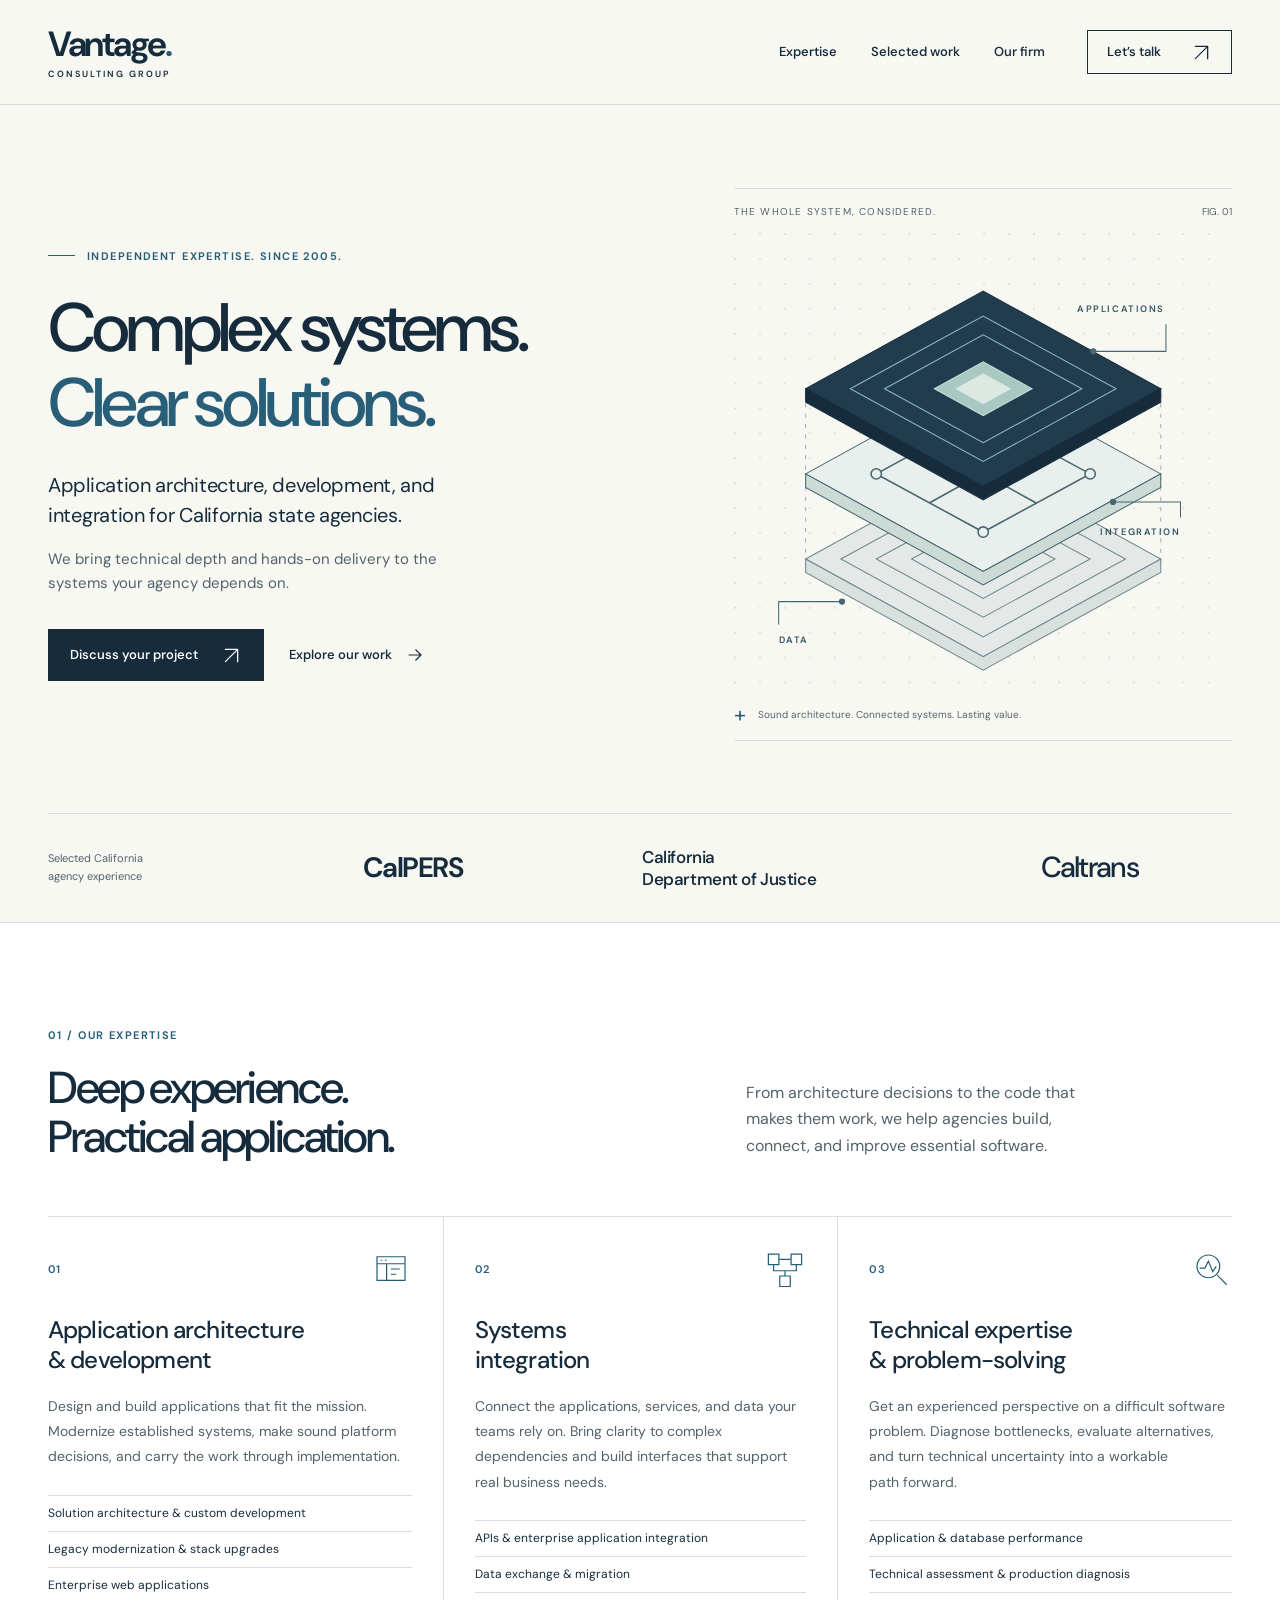
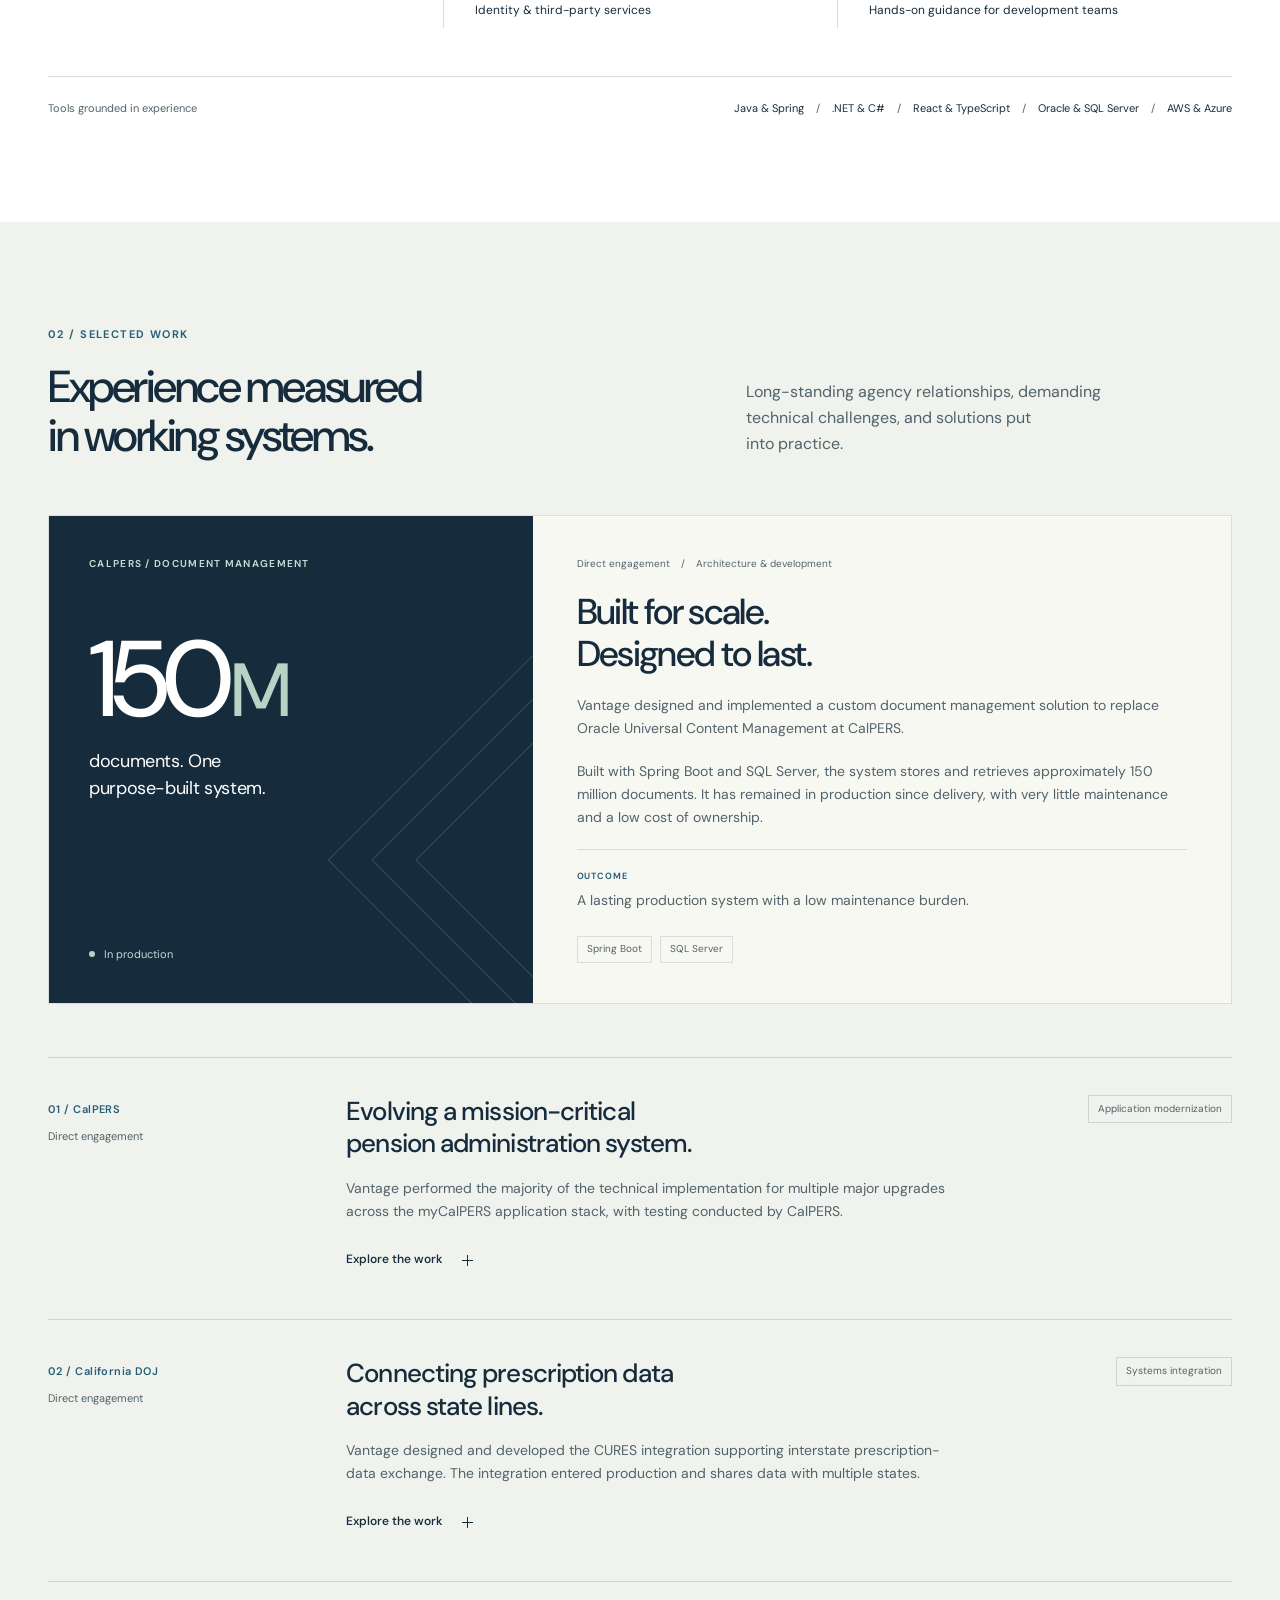
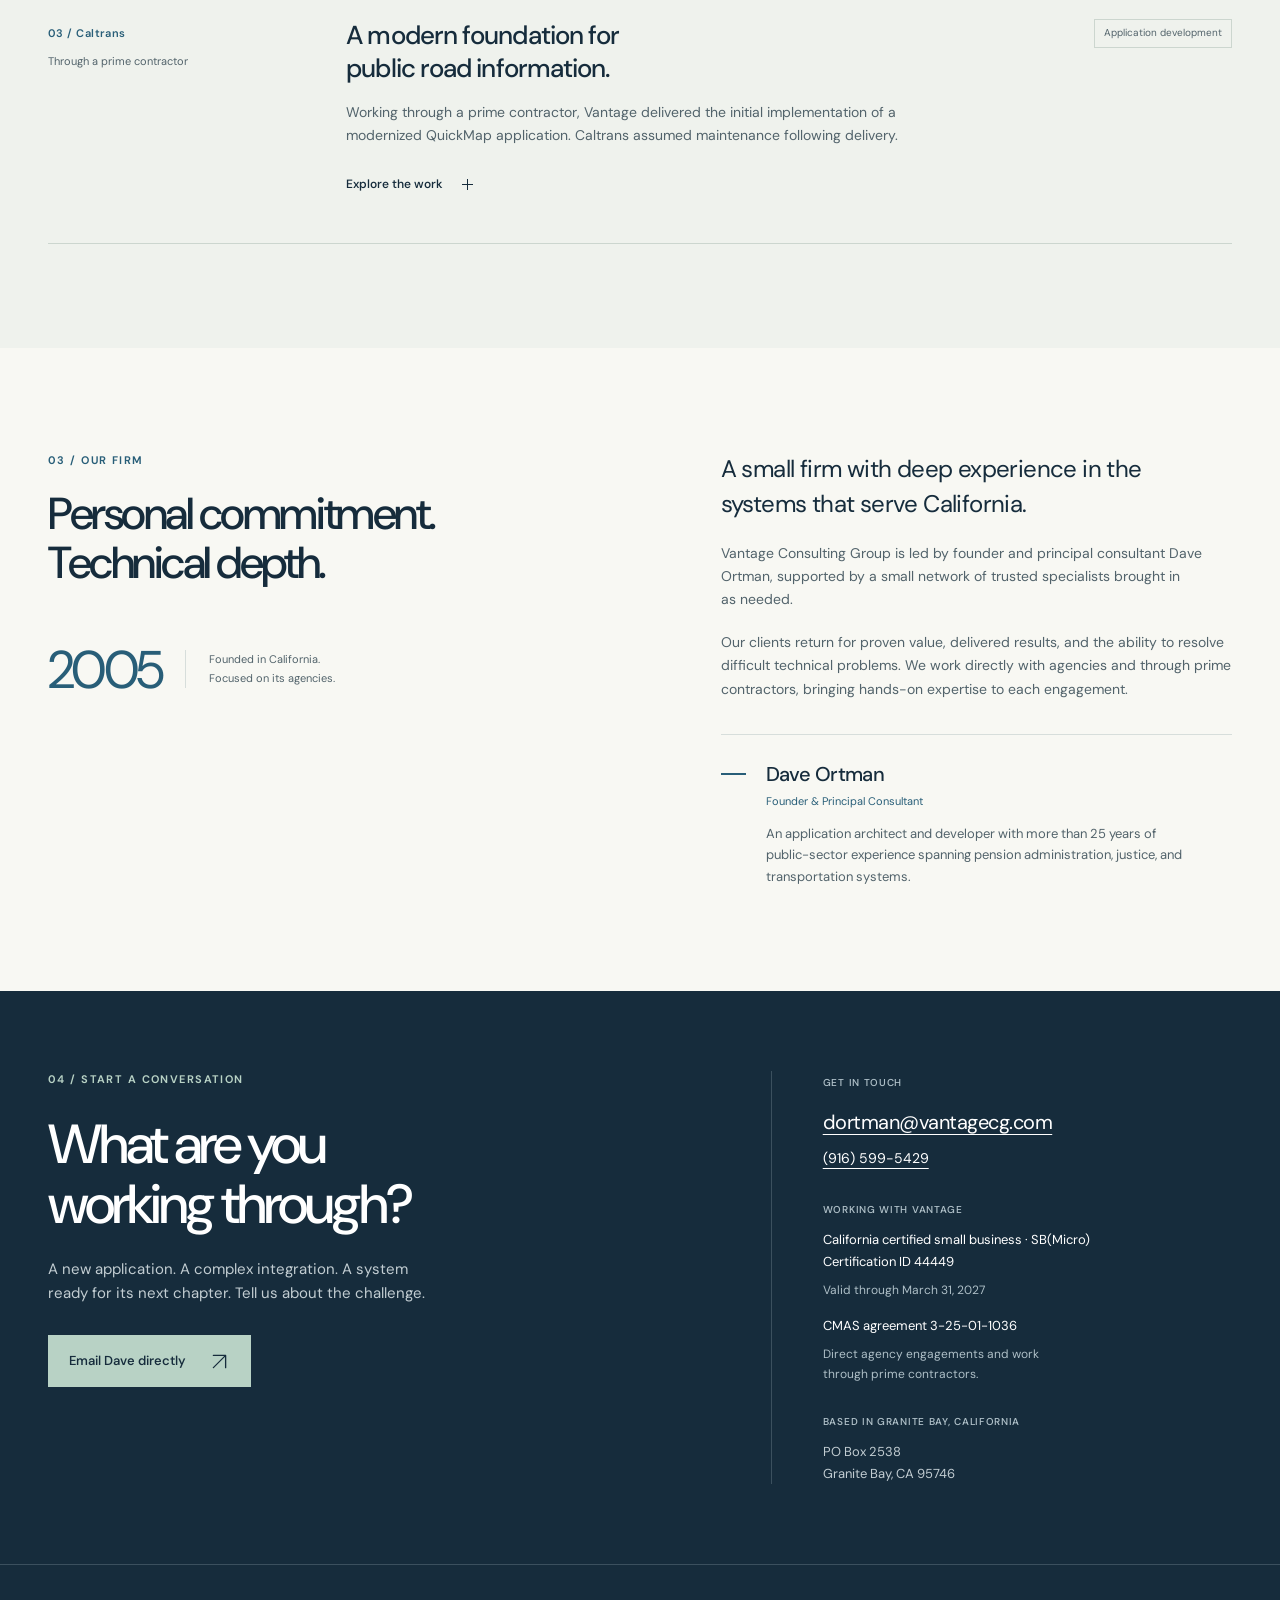
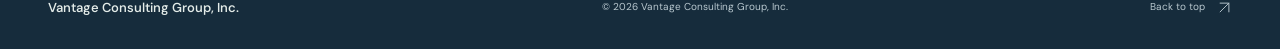
<file: index.html>
<!doctype html>
<html lang="en">
<head>
  <meta charset="utf-8">
  <meta name="viewport" content="width=device-width, initial-scale=1">
  <title>Vantage Consulting Group | IT Consulting for California State Agencies</title>
  <meta name="description" content="Principal-led application architecture, software development, and systems integration for California state agencies. Independent expertise since 2005.">
  <meta name="theme-color" content="#162c3c">
  <link rel="canonical" href="https://vantagecg.com/">
  <meta property="og:type" content="website">
  <meta property="og:url" content="https://vantagecg.com/">
  <meta property="og:title" content="Vantage Consulting Group — Complex systems. Clear solutions.">
  <meta property="og:description" content="Application architecture, development, and integration for California state agencies. Independent expertise since 2005.">
  <link rel="icon" href="assets/img/vantage-favicon.svg" type="image/svg+xml">
  <link rel="preload" href="assets/fonts/dm-sans-variable.ttf" as="font" type="font/ttf" crossorigin>
  <link rel="stylesheet" href="assets/css/site.css">
  <script src="assets/js/site.js" defer></script>
</head>
<body>
  <a class="skip-link" href="#main">Skip to content</a>
  <svg class="svg-definitions" xmlns="http://www.w3.org/2000/svg" aria-hidden="true">
    <defs>
      <symbol id="arrow" viewBox="0 0 24 24"><path d="M4 12h15M13 5l7 7-7 7"/></symbol>
      <symbol id="arrow-up-right" viewBox="0 0 24 24"><path d="M5 19 19 5M5 5h14v14"/></symbol>
    </defs>
  </svg>
  <header class="site-header">
    <div class="container header-inner">
      <a class="wordmark" href="#hero" aria-label="Vantage Consulting Group home">
        <span class="wordmark-name">Vantage<span class="wordmark-period">.</span></span>
        <span class="wordmark-descriptor">Consulting Group</span>
      </a>
      <button class="menu-toggle" type="button" aria-expanded="false" aria-controls="site-navigation" hidden>
        <span>Menu</span><span class="menu-lines" aria-hidden="true"></span>
      </button>
      <nav id="site-navigation" class="site-navigation" aria-label="Main navigation">
        <a href="#services">Expertise</a>
        <a href="#experience">Selected work</a>
        <a href="#about">Our firm</a>
        <a class="nav-contact" href="#contact">Let’s talk <svg class="icon" aria-hidden="true"><use href="#arrow-up-right"/></svg></a>
      </nav>
    </div>
  </header>
  <main id="main">
    <section id="hero" class="hero" aria-labelledby="hero-title">
      <div class="container hero-grid">
        <div class="hero-content">
          <p class="eyebrow"><span class="small-rule" aria-hidden="true"></span>Independent expertise. Since 2005.</p>
          <h1 id="hero-title">Complex systems.<br><span>Clear solutions.</span></h1>
          <p class="hero-intro">Application architecture, development, and integration for California state agencies.</p>
          <p class="hero-description">We bring technical depth and hands-on delivery to the systems your agency depends on.</p>
          <div class="hero-actions">
            <a class="button button-primary" href="mailto:dortman@vantagecg.com">Discuss your project <svg class="icon" aria-hidden="true"><use href="#arrow-up-right"/></svg></a>
            <a class="text-link" href="#experience">Explore our work <svg class="icon" aria-hidden="true"><use href="#arrow"/></svg></a>
          </div>
        </div>
        <figure class="system-figure">
          <div class="figure-heading"><span>The whole system, considered.</span><span aria-hidden="true">FIG. 01</span></div>
          <svg class="system-drawing" viewBox="0 0 480 450" fill="none" xmlns="http://www.w3.org/2000/svg" role="img" aria-labelledby="system-title system-desc">
            <title id="system-title">Connected layers of a software system</title>
            <desc id="system-desc">An architectural illustration connects applications, integration, and data into one considered system.</desc>
            <defs><pattern id="drawing-grid" width="24" height="24" patternUnits="userSpaceOnUse"><circle cx="1" cy="1" r="1" fill="#bcc6c7" opacity=".55"/></pattern></defs>
            <path fill="url(#drawing-grid)" d="M0 0h480v450H0z"/>
            <g stroke="#a1b1b7" stroke-width="1" stroke-dasharray="4 6"><path d="M240 58v315M69 154v165M411 154v165"/></g>
            <path d="m69 314 171-94 171 94-171 94Z" fill="#e4e9e7" stroke="#70888f"/>
            <path d="m69 314 171 94 171-94v13l-171 94-171-94Z" fill="#d8e1de" stroke="#70888f"/>
            <g stroke="#70888f" stroke-width="1"><path d="m103 314 137-75 137 75-137 75ZM137 314l103-56 103 56-103 56Z"/><path d="m171 314 69-38 69 38-69 38Z"/></g>
            <path d="m69 232 171-94 171 94-171 94Z" fill="#e8efed" stroke="#456770"/>
            <path d="m69 232 171 94 171-94v13l-171 94-171-94Z" fill="#ccdbd6" stroke="#456770"/>
            <g stroke="#456770" stroke-width="1.5"><path d="m137 232 103-56 103 56-103 56Z"/><path d="m188 203 103 57M188 260l103-57"/></g>
            <g fill="#e8efed" stroke="#456770" stroke-width="1.5"><circle cx="137" cy="232" r="5"/><circle cx="240" cy="176" r="5"/><circle cx="343" cy="232" r="5"/><circle cx="240" cy="288" r="5"/><circle cx="240" cy="232" r="7"/></g>
            <path d="m69 150 171-94 171 94-171 94Z" fill="#203c4e" stroke="#162c3c"/>
            <path d="m69 150 171 94 171-94v13l-171 94-171-94Z" fill="#162c3c" stroke="#162c3c"/>
            <g stroke="#8fb9c0" stroke-width="1"><path d="m112 150 128-70 128 70-128 70Z"/><path d="m145 150 95-52 95 52-95 52Z"/></g>
            <path d="m193 150 47-26 47 26-47 26Z" fill="#a9c8c2" stroke="#c8ded6"/>
            <path d="m240 135 27 15-27 15-27-15Z" fill="#dce9e2"/>
            <g stroke="#456770"><path d="M346 114h70v-26M365 259h65v15M104 355H43v22"/></g>
            <g fill="#456770"><circle cx="346" cy="114" r="3"/><circle cx="365" cy="259" r="3"/><circle cx="104" cy="355" r="3"/></g>
            <g class="drawing-label" fill="#345460"><text x="415" y="76" text-anchor="end">APPLICATIONS</text><text x="430" y="291" text-anchor="end">INTEGRATION</text><text x="43" y="395">DATA</text></g>
          </svg>
          <figcaption><span class="figure-cross" aria-hidden="true">+</span> Sound architecture. Connected systems. Lasting value.</figcaption>
        </figure>
      </div>
      <div class="container client-strip">
        <p>Selected California<br>agency experience</p>
        <span class="client-name client-calpers">CalPERS</span>
        <span class="client-name">California<br>Department of Justice</span>
        <span class="client-name client-caltrans">Caltrans</span>
      </div>
    </section>
    <section id="services" class="section expertise" aria-labelledby="expertise-title">
      <div class="container">
        <div class="section-heading">
          <div><p class="eyebrow">01 / Our expertise</p><h2 id="expertise-title">Deep experience.<br>Practical application.</h2></div>
          <p class="section-intro">From architecture decisions to the code that makes them work, we help agencies build, connect, and improve essential software.</p>
        </div>
        <div class="practice-grid">
          <article class="practice">
            <div class="practice-top"><span class="item-number">01</span><svg viewBox="0 0 48 48" fill="none" aria-hidden="true"><path d="M8 10h32v27H8zM8 18h32M19 18v19M24 24h10M24 30h6M12 14h2m3 0h2"/></svg></div>
            <h3>Application architecture<br>&amp; development</h3>
            <p>Design and build applications that fit the mission. Modernize established systems, make sound platform decisions, and carry the work through implementation.</p>
            <ul class="practice-list"><li>Solution architecture &amp; custom development</li><li>Legacy modernization &amp; stack upgrades</li><li>Enterprise web applications</li></ul>
          </article>
          <article class="practice">
            <div class="practice-top"><span class="item-number">02</span><svg viewBox="0 0 48 48" fill="none" aria-hidden="true"><path d="M5 7h12v12H5zM31 7h12v12H31zM18 32h12v12H18zM17 13h14M11 19v7h26v-7M24 26v6"/></svg></div>
            <h3>Systems<br>integration</h3>
            <p>Connect the applications, services, and data your teams rely on. Bring clarity to complex dependencies and build interfaces that support real business needs.</p>
            <ul class="practice-list"><li>APIs &amp; enterprise application integration</li><li>Data exchange &amp; migration</li><li>Identity &amp; third-party services</li></ul>
          </article>
          <article class="practice">
            <div class="practice-top"><span class="item-number">03</span><svg viewBox="0 0 48 48" fill="none" aria-hidden="true"><circle cx="21" cy="21" r="13"/><path d="m31 31 11 11M11 23h6l4-8 5 12 4-6"/></svg></div>
            <h3>Technical expertise<br>&amp; problem-solving</h3>
            <p>Get an experienced perspective on a difficult software problem. Diagnose bottlenecks, evaluate alternatives, and turn technical uncertainty into a workable path forward.</p>
            <ul class="practice-list"><li>Application &amp; database performance</li><li>Technical assessment &amp; production diagnosis</li><li>Hands-on guidance for development teams</li></ul>
          </article>
        </div>
        <div class="technology-note"><span>Tools grounded in experience</span><p>Java &amp; Spring <span aria-hidden="true">/</span> .NET &amp; C# <span aria-hidden="true">/</span> React &amp; TypeScript <span aria-hidden="true">/</span> Oracle &amp; SQL Server <span aria-hidden="true">/</span> AWS &amp; Azure</p></div>
      </div>
    </section>
    <section id="experience" class="section experience" aria-labelledby="experience-title">
      <div class="container">
        <div class="section-heading">
          <div><p class="eyebrow">02 / Selected work</p><h2 id="experience-title">Experience measured<br>in working systems.</h2></div>
          <p class="section-intro">Long-standing agency relationships, demanding technical challenges, and solutions put into practice.</p>
        </div>
        <article class="featured-project" aria-labelledby="documents-title">
          <div class="project-scale"><span class="eyebrow">CalPERS / Document management</span><p class="scale-number">150<span>M</span></p><p class="scale-description">documents. One purpose-built system.</p><div class="scale-footer"><span class="status-dot" aria-hidden="true"></span>In production</div></div>
          <div class="featured-project-content">
            <p class="project-meta">Direct engagement <span aria-hidden="true">/</span> Architecture &amp; development</p>
            <h3 id="documents-title">Built for scale.<br>Designed to last.</h3>
            <p>Vantage designed and implemented a custom document management solution to replace Oracle Universal Content Management at CalPERS.</p>
            <p>Built with Spring Boot and SQL Server, the system stores and retrieves approximately 150 million documents. It has remained in production since delivery, with very little maintenance and a low cost of ownership.</p>
            <p class="project-outcome"><span>Outcome</span>A lasting production system with a low maintenance burden.</p>
            <ul class="tags" aria-label="Technologies"><li>Spring Boot</li><li>SQL Server</li></ul>
          </div>
        </article>
        <div class="project-list">
          <article class="project-row" aria-labelledby="mycalpers-title">
            <div class="project-client"><span class="item-number">01 / CalPERS</span><p>Direct engagement</p></div>
            <div class="project-body"><h3 id="mycalpers-title">Evolving a mission-critical<br>pension administration system.</h3><p>Vantage performed the majority of the technical implementation for multiple major upgrades across the myCalPERS application stack, with testing conducted by CalPERS.</p><details><summary>Explore the work <span class="details-icon" aria-hidden="true"></span></summary><div class="project-detail"><p>The work included upgrading Java 8 to Java 21, replacing deprecated libraries, and updating application components. Hands-on architecture and development supported the continued evolution of this essential pension administration system.</p><p class="detail-technologies">Java · Spring · Oracle</p></div></details></div>
            <p class="project-category">Application modernization</p>
          </article>
          <article class="project-row" aria-labelledby="cures-title">
            <div class="project-client"><span class="item-number">02 / California DOJ</span><p>Direct engagement</p></div>
            <div class="project-body"><h3 id="cures-title">Connecting prescription data<br>across state lines.</h3><p>Vantage designed and developed the CURES integration supporting interstate prescription-data exchange. The integration entered production and shares data with multiple states.</p><details><summary>Explore the work <span class="details-icon" aria-hidden="true"></span></summary><div class="project-detail"><p>The engagement combined API development and web-service integration to connect California’s prescription monitoring system with other states through RxCheck. The architecture was designed to support expansion to additional states.</p><p class="detail-technologies">Java · Spring · Web services · Oracle</p></div></details></div>
            <p class="project-category">Systems integration</p>
          </article>
          <article class="project-row" aria-labelledby="quickmap-title">
            <div class="project-client"><span class="item-number">03 / Caltrans</span><p>Through a prime contractor</p></div>
            <div class="project-body"><h3 id="quickmap-title">A modern foundation for<br>public road information.</h3><p>Working through a prime contractor, Vantage delivered the initial implementation of a modernized QuickMap application. Caltrans assumed maintenance following delivery.</p><details><summary>Explore the work <span class="details-icon" aria-hidden="true"></span></summary><div class="project-detail"><p>The React and TypeScript implementation included improvements to mobile usability and accessibility, integration of multiple transportation data sources, and mapping features such as marker clustering and spiderification.</p><p class="detail-technologies">React · TypeScript · Google Maps · ArcGIS</p></div></details></div>
            <p class="project-category">Application development</p>
          </article>
        </div>
      </div>
    </section>
    <section id="about" class="section about" aria-labelledby="about-title">
      <div class="container about-grid">
        <div class="about-heading"><p class="eyebrow">03 / Our firm</p><h2 id="about-title">Personal commitment.<br>Technical depth.</h2><div class="founding-note"><span>2005</span><p>Founded in California.<br>Focused on its agencies.</p></div></div>
        <div class="about-content">
          <p class="about-lead">A small firm with deep experience in the systems that serve California.</p>
          <p>Vantage Consulting Group is led by founder and principal consultant Dave Ortman, supported by a small network of trusted specialists brought in as needed.</p>
          <p>Our clients return for proven value, delivered results, and the ability to resolve difficult technical problems. We work directly with agencies and through prime contractors, bringing hands-on expertise to each engagement.</p>
          <div class="principal"><div class="principal-rule" aria-hidden="true"></div><div><h3>Dave Ortman</h3><p class="principal-title">Founder &amp; Principal Consultant</p><p>An application architect and developer with more than 25 years of public-sector experience spanning pension administration, justice, and transportation systems.</p></div></div>
        </div>
      </div>
    </section>
    <section id="contact" class="contact" aria-labelledby="contact-title">
      <div class="container contact-grid">
        <div class="contact-main"><p class="eyebrow">04 / Start a conversation</p><h2 id="contact-title">What are you<br>working through?</h2><p>A new application. A complex integration. A system ready for its next chapter. Tell us about the challenge.</p><a class="button button-light" href="mailto:dortman@vantagecg.com">Email Dave directly <svg class="icon" aria-hidden="true"><use href="#arrow-up-right"/></svg></a></div>
        <div class="contact-information">
          <div class="contact-block"><h3>Get in touch</h3><a class="email-link" href="mailto:dortman@vantagecg.com">dortman@vantagecg.com</a><a href="tel:+19165995429">(916) 599-5429</a></div>
          <div class="contact-block contracting"><h3>Working with Vantage</h3><p>California certified small business · SB(Micro)</p><p>Certification ID <span class="contract-number">44449</span></p><p class="contact-muted">Valid through March 31, 2027</p><p class="cmas">CMAS agreement <span class="contract-number">3-25-01-1036</span></p><p class="contact-muted">Direct agency engagements and work through prime contractors.</p></div>
          <div class="contact-block location"><h3>Based in Granite Bay, California</h3><address>PO Box 2538<br>Granite Bay, CA 95746</address></div>
        </div>
      </div>
    </section>
  </main>
  <footer class="site-footer"><div class="container footer-inner"><a class="footer-wordmark" href="#hero">Vantage Consulting Group, Inc.</a><p>© <span id="copyright-year">2026</span> Vantage Consulting Group, Inc.</p><a class="back-to-top" href="#hero">Back to top <svg class="icon" aria-hidden="true"><use href="#arrow-up-right"/></svg></a></div></footer>
</body>
</html>
</file>
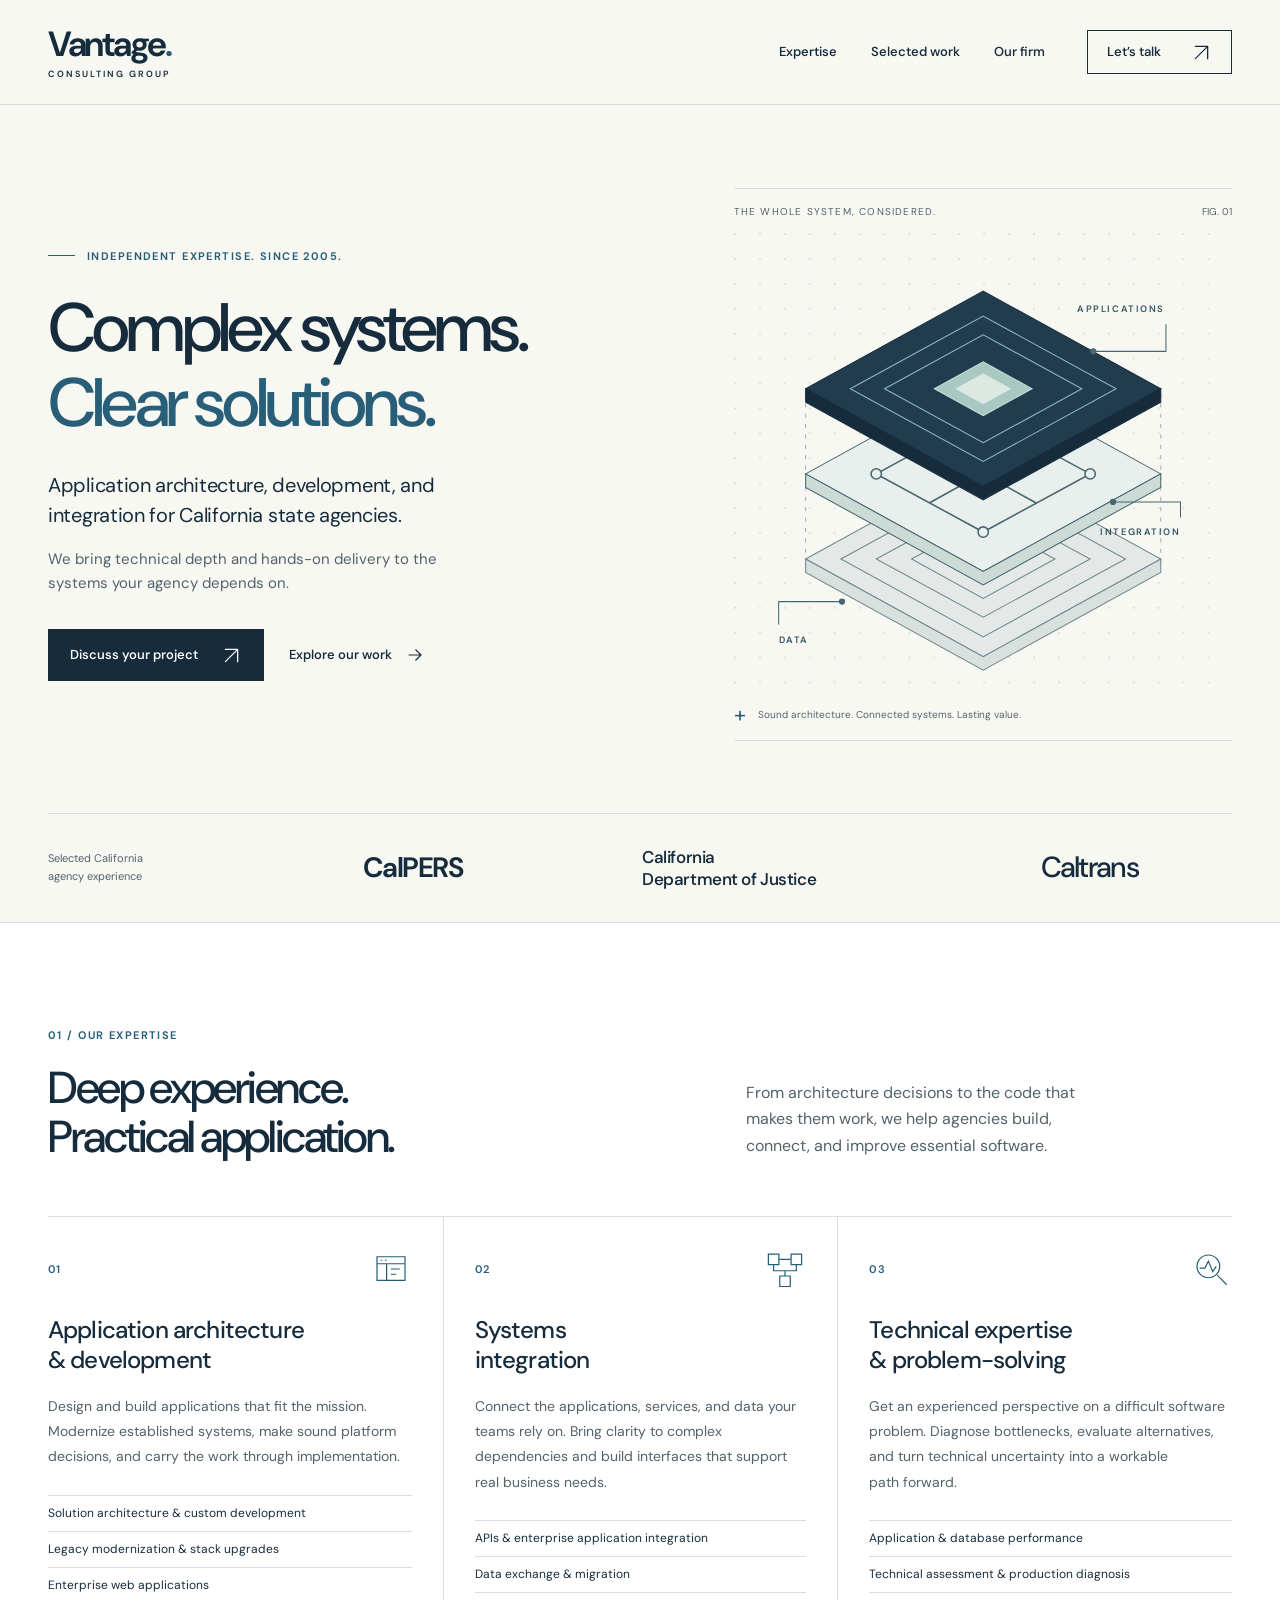
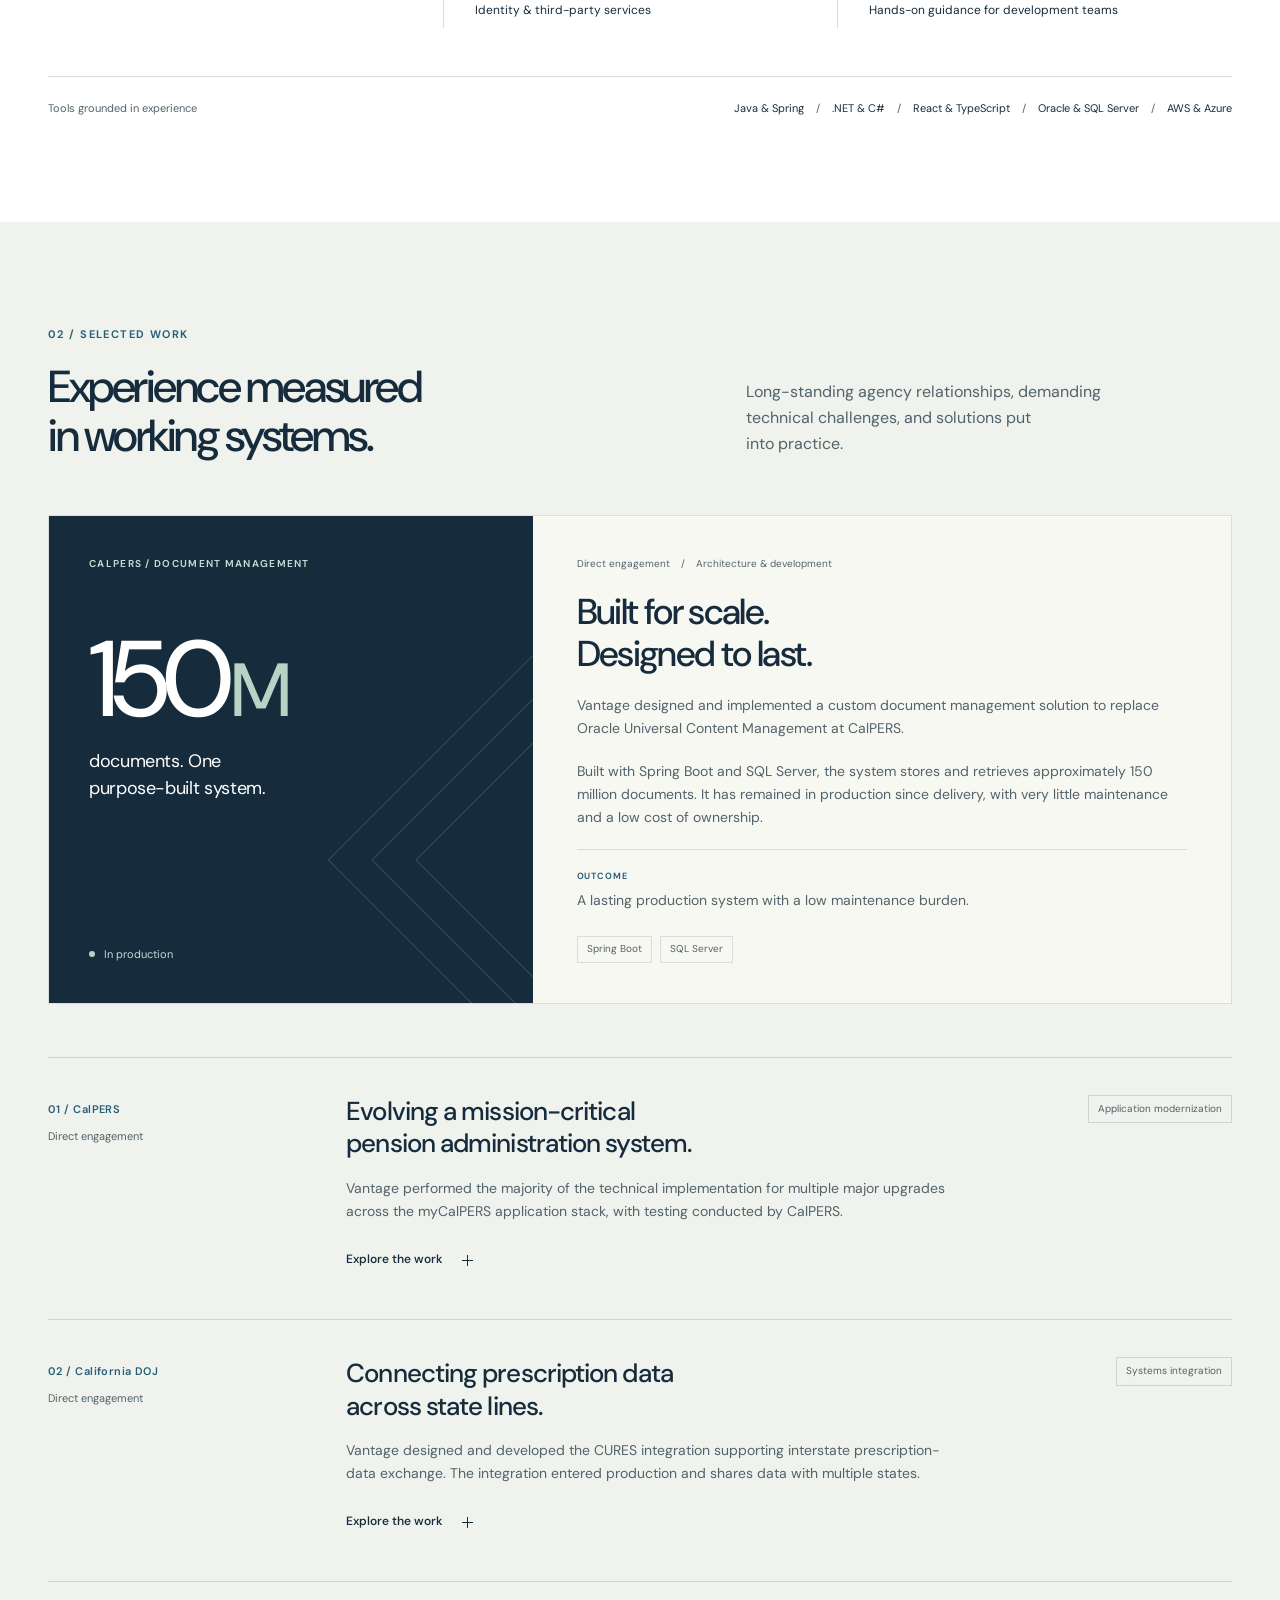
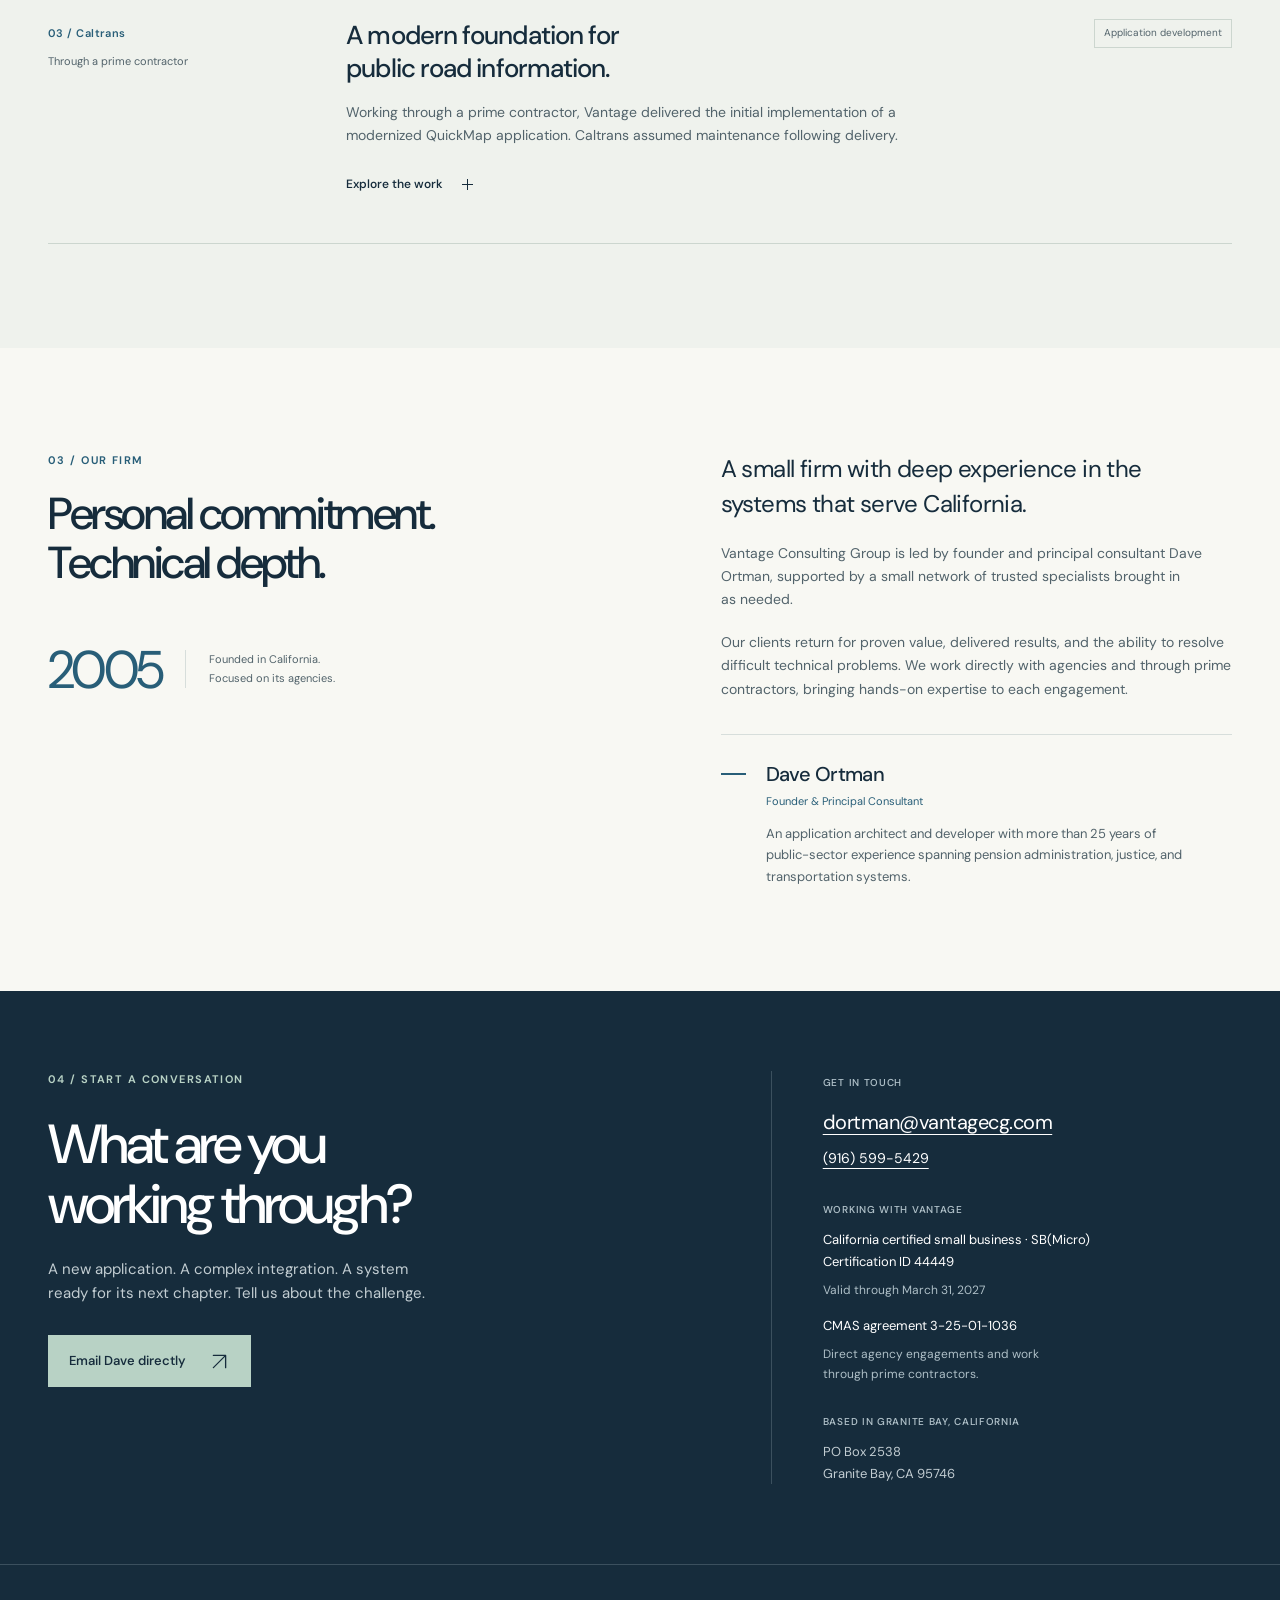
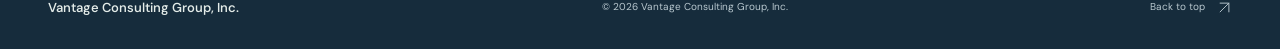
<file: welcome.html>
<!doctype html>
<html lang="en">
<head>
  <meta charset="utf-8">
  <meta name="viewport" content="width=device-width, initial-scale=1">
  <meta http-equiv="refresh" content="0; url=./index.html">
  <meta name="robots" content="noindex">
  <link rel="canonical" href="https://vantagecg.com/">
  <title>Vantage Consulting Group</title>
  <script>window.location.replace('./index.html' + window.location.search + window.location.hash);</script>
</head>
<body><p>Continue to <a href="./index.html">Vantage Consulting Group</a>.</p></body>
</html>
</file>
<file: assets/css/site.css>
@font-face {
  font-family: "DM Sans";
  font-style: normal;
  font-weight: 100 1000;
  font-display: swap;
  src: url("../fonts/dm-sans-variable.ttf") format("truetype");
}
:root {
  color-scheme: light;
  --paper: #f8f8f3;
  --white: #fff;
  --ink: #162c3c;
  --muted: #52636b;
  --blue: #285e78;
  --line: #d7dedb;
  --soft: #eff2ed;
  --accent: #b8d2c5;
  --font: "DM Sans", system-ui, -apple-system, BlinkMacSystemFont, "Segoe UI", sans-serif;
}
*, *::before, *::after { box-sizing: border-box; }
html { scroll-behavior: smooth; scroll-padding-top: 110px; }
body { margin: 0; background: var(--paper); color: var(--ink); font-family: var(--font); font-size: 16px; line-height: 1.65; -webkit-font-smoothing: antialiased; }
body, button, a { -webkit-tap-highlight-color: transparent; }
button, input { font: inherit; }
button, a, summary { touch-action: manipulation; }
a { color: inherit; text-decoration-thickness: 1px; text-underline-offset: 5px; }
a:hover { text-decoration-thickness: 2px; }
button { color: inherit; }
button, summary { cursor: pointer; }
svg { display: block; }
svg:not(:root) { overflow: hidden; }
h1, h2, h3, p, figure { margin: 0; }
h1, h2, h3 { font-weight: 500; text-wrap: balance; }
h1, h2 { letter-spacing: -.055em; line-height: 1.09; }
h2 { font-size: clamp(36px, 3.5vw, 49px); }
h3 { letter-spacing: -.035em; line-height: 1.25; }
p { text-wrap: pretty; }
::selection { background: #c7ddd1; color: var(--ink); }
:focus-visible { outline: 3px solid var(--blue); outline-offset: 6px; border-radius: 2px; }
[hidden] { display: none !important; }
.svg-definitions { position: absolute; width: 0; height: 0; pointer-events: none; }
.container { width: min(1200px, calc(100% - 96px)); margin-inline: auto; }
.icon { width: 21px; height: 21px; flex-shrink: 0; fill: none; stroke: currentColor; stroke-width: 1.5; stroke-linecap: round; stroke-linejoin: round; }
.eyebrow { font-size: 11px; font-weight: 650; letter-spacing: .13em; text-transform: uppercase; line-height: 1.5; }
.skip-link { position: fixed; top: 12px; left: 16px; padding: 12px 20px; background: var(--ink); color: var(--white); z-index: 100; transform: translateY(-150%); }
.skip-link:focus { transform: translateY(0); }
.site-header { position: sticky; top: 0; z-index: 20; background: rgba(248, 248, 243, .97); border-bottom: 1px solid var(--line); }
.header-inner { min-height: 104px; display: flex; align-items: center; justify-content: space-between; gap: 32px; }
.wordmark { text-decoration: none; display: inline-flex; flex-direction: column; align-items: flex-start; }
.wordmark-name { font-size: 35px; font-weight: 650; letter-spacing: -.065em; line-height: 1.1; }
.wordmark-period { color: var(--blue); }
.wordmark-descriptor { margin-top: 6px; font-size: 9px; line-height: 1; letter-spacing: .22em; font-weight: 600; text-transform: uppercase; }
.site-navigation { display: flex; align-items: center; gap: 34px; font-size: 13px; font-weight: 550; }
.site-navigation a { padding-block: 12px; text-decoration: none; }
.site-navigation a:hover { color: var(--blue); }
.site-navigation a:not(.nav-contact):hover { text-decoration: underline; text-underline-offset: 7px; }
.site-navigation .nav-contact { display: flex; align-items: center; gap: 30px; border: 1px solid var(--ink); padding: 10px 19px; margin-left: 8px; }
.site-navigation .nav-contact:hover { background: var(--ink); color: var(--white); }
.menu-toggle { display: none; }
.hero { overflow: clip; }
.hero-grid { display: grid; grid-template-columns: 1.2fr .95fr; align-items: center; gap: 56px; padding-top: 83px; padding-bottom: 72px; }
.hero-content .eyebrow { display: flex; align-items: center; gap: 12px; color: var(--blue); }
.small-rule { width: 27px; height: 1px; background: currentColor; }
h1 { font-size: clamp(48px, 5.35vw, 76px); margin-top: 27px; }
h1 > span { color: var(--blue); }
.hero-intro { margin-top: 29px; font-size: 20px; line-height: 1.5; max-width: 475px; letter-spacing: -.015em; }
.hero-description { margin-top: 17px; font-size: 15px; color: var(--muted); max-width: 430px; }
.hero-actions { display: flex; flex-wrap: wrap; align-items: center; gap: 25px; margin-top: 33px; }
.button { display: inline-flex; justify-content: center; align-items: center; gap: 23px; min-height: 52px; padding: 14px 21px; font-size: 13px; font-weight: 550; text-decoration: none; line-height: 1.5; transition: background-color .18s, color .18s; }
.button-primary { background: var(--ink); color: var(--white); border: 1px solid var(--ink); }
.button-primary:hover { background: var(--blue); border-color: var(--blue); }
.text-link { display: inline-flex; align-items: center; gap: 14px; min-height: 44px; font-size: 13px; font-weight: 550; text-decoration: none; }
.text-link:hover { text-decoration: underline; }
.text-link .icon { width: 18px; height: 18px; }
.system-figure { min-width: 0; border-top: 1px solid var(--line); border-bottom: 1px solid var(--line); }
.figure-heading { display: flex; justify-content: space-between; gap: 12px; padding-top: 15px; font-size: 10px; color: var(--muted); }
.figure-heading > :first-child { text-transform: uppercase; letter-spacing: .12em; }
.figure-heading > :last-child { font-variant-numeric: tabular-nums; }
.system-drawing { width: 100%; height: auto; margin-top: 12px; }
.drawing-label { font-family: var(--font); font-size: 9px; letter-spacing: 1.5px; font-weight: 600; }
.system-figure figcaption { display: flex; align-items: center; gap: 12px; font-size: 10px; padding: 4px 0 14px; color: var(--muted); }
.figure-cross { color: var(--blue); font-size: 22px; font-weight: 400; line-height: 1; }
.client-strip { display: grid; grid-template-columns: 1.15fr 1fr 1.5fr .8fr; align-items: center; gap: 40px; padding-block: 32px; border-top: 1px solid var(--line); }
.client-strip > p { color: var(--muted); font-size: 11px; line-height: 1.6; }
.client-name { font-size: 17px; font-weight: 550; line-height: 1.3; letter-spacing: -.025em; }
.client-calpers { font-size: 28px; font-weight: 650; letter-spacing: -.055em; }
.client-caltrans { font-size: 29px; font-weight: 500; letter-spacing: -.06em; }
.section { padding-block: 104px; }
.section-heading { display: grid; grid-template-columns: 1.25fr 1fr; gap: 90px; align-items: end; margin-bottom: 54px; }
.section-heading .eyebrow, .about-heading .eyebrow { color: var(--blue); margin-bottom: 21px; }
.section-intro { color: var(--muted); font-size: 16px; max-width: 370px; padding-bottom: 3px; }
.expertise { background: var(--white); border-top: 1px solid var(--line); }
.practice-grid { display: grid; grid-template-columns: repeat(3, minmax(0, 1fr)); border-top: 1px solid var(--line); }
.practice { padding: 31px 31px 0; }
.practice:first-child { padding-left: 0; }
.practice:last-child { padding-right: 0; }
.practice + .practice { border-left: 1px solid var(--line); }
.practice-top { display: flex; justify-content: space-between; align-items: center; margin-bottom: 25px; }
.item-number { font-size: 11px; font-weight: 600; color: var(--blue); letter-spacing: .04em; }
.practice-top svg { width: 42px; height: 42px; stroke: var(--blue); stroke-width: 1.4; }
.practice h3 { font-size: 24px; }
.practice > p { color: var(--muted); font-size: 14px; margin-top: 19px; line-height: 1.8; }
.practice-list { list-style: none; margin: 25px 0 0; padding: 0; font-size: 12px; line-height: 1.6; }
.practice-list li { padding-block: 8px; border-top: 1px solid var(--line); }
.technology-note { border-top: 1px solid var(--line); margin-top: 48px; padding-top: 22px; display: flex; gap: 24px; justify-content: space-between; font-size: 11px; }
.technology-note > span { color: var(--muted); }
.technology-note p > span { color: var(--muted); padding-inline: 9px; }
.experience { background: var(--soft); }
.featured-project { display: grid; grid-template-columns: .9fr 1.3fr; margin-bottom: 53px; border: 1px solid var(--line); }
.project-scale { background: var(--ink); color: var(--white); padding: 40px; display: flex; flex-direction: column; align-items: flex-start; position: relative; overflow: hidden; }
.project-scale::after { content: ""; position: absolute; width: 230px; height: 230px; border: 1px solid #334d59; right: -160px; bottom: 28px; transform: rotate(45deg); box-shadow: 0 0 0 30px var(--ink), 0 0 0 31px #334d59, 0 0 0 61px var(--ink), 0 0 0 62px #334d59; }
.project-scale > * { position: relative; z-index: 1; }
.project-scale .eyebrow { color: #c6d9d3; font-size: 10px; }
.scale-number { font-size: clamp(80px, 8.4vw, 118px); letter-spacing: -.065em; font-weight: 450; line-height: 1; margin-top: 55px; }
.scale-number span { color: var(--accent); font-size: .7em; margin-left: 4px; }
.scale-description { margin-top: 15px; max-width: 200px; font-size: 18px; line-height: 1.5; letter-spacing: -.02em; }
.scale-footer { margin-top: auto; padding-top: 49px; display: flex; align-items: center; gap: 9px; font-size: 11px; color: #c6d9d3; }
.status-dot { width: 6px; height: 6px; border-radius: 50%; background: var(--accent); }
.featured-project-content { padding: 40px 44px; background: var(--paper); }
.project-meta { font-size: 10px; color: var(--muted); }
.project-meta > span { padding-inline: 8px; }
.featured-project h3 { margin-top: 19px; font-size: 36px; line-height: 1.15; letter-spacing: -.045em; }
.featured-project-content > p:not(.project-meta) { margin-top: 20px; font-size: 14px; color: var(--muted); }
.featured-project-content .project-outcome { border-top: 1px solid var(--line); padding-top: 19px; color: var(--ink); }
.project-outcome span { display: block; text-transform: uppercase; font-size: 9px; letter-spacing: .1em; color: var(--blue); font-weight: 650; margin-bottom: 5px; }
.tags { display: flex; flex-wrap: wrap; gap: 8px; margin: 24px 0 0; padding: 0; list-style: none; }
.tags li { border: 1px solid var(--line); padding: 4px 9px; font-size: 10px; color: var(--muted); }
.project-row { display: grid; grid-template-columns: .65fr 1.5fr .6fr; align-items: start; gap: 35px; padding-block: 37px; border-top: 1px solid #ccd6cf; }
.project-row:last-child { border-bottom: 1px solid #ccd6cf; }
.project-client p { color: var(--muted); font-size: 11px; margin-top: 6px; }
.project-body h3 { font-size: 26px; }
.project-body > p { font-size: 14px; color: var(--muted); margin-top: 17px; }
.project-category { justify-self: end; font-size: 10px; color: var(--muted); border: 1px solid #ccd6cf; padding: 5px 9px; text-align: center; }
details { margin-top: 15px; }
summary { display: flex; align-items: center; gap: 19px; width: fit-content; min-height: 44px; list-style: none; font-size: 12px; font-weight: 550; }
summary::-webkit-details-marker { display: none; }
summary:hover { color: var(--blue); }
.details-icon { position: relative; width: 11px; height: 11px; }
.details-icon::before, .details-icon::after { content: ""; position: absolute; background: currentColor; }
.details-icon::before { width: 11px; height: 1px; top: 5px; left: 0; }
.details-icon::after { width: 1px; height: 11px; left: 5px; top: 0; }
details[open] .details-icon::after { display: none; }
.project-detail { border-left: 2px solid #a9beb4; padding-left: 18px; margin-top: 5px; font-size: 13px; color: var(--muted); }
.detail-technologies { margin-top: 12px; font-size: 11px; color: var(--blue); }
.about-grid { display: grid; grid-template-columns: 1.1fr 1fr; gap: 110px; }
.founding-note { margin-top: 55px; display: flex; gap: 23px; align-items: center; }
.founding-note > span { font-size: 53px; line-height: 1; letter-spacing: -.05em; color: var(--blue); }
.founding-note p { font-size: 11px; line-height: 1.7; border-left: 1px solid var(--line); padding-left: 23px; color: var(--muted); }
.about-lead { font-size: 24px; line-height: 1.45; letter-spacing: -.025em; }
.about-content > p + p { margin-top: 20px; color: var(--muted); font-size: 14px; }
.principal { display: flex; align-items: flex-start; gap: 20px; margin-top: 33px; padding-top: 27px; border-top: 1px solid var(--line); }
.principal-rule { flex: 0 0 25px; height: 2px; background: var(--blue); margin-top: 11px; }
.principal h3 { font-size: 20px; }
.principal-title { margin-top: 5px; font-size: 11px; color: var(--blue); }
.principal p:last-child { font-size: 13px; color: var(--muted); margin-top: 13px; }
.contact { background: var(--ink); color: var(--white); padding-block: 80px; }
.contact :focus-visible { outline-color: var(--accent); }
.contact-grid { display: grid; grid-template-columns: 1.35fr 1fr; gap: 100px; }
.contact .eyebrow { color: var(--accent); }
.contact h2 { font-size: clamp(44px, 4.3vw, 62px); margin-top: 26px; }
.contact-main > p:not(.eyebrow) { color: #c2cdd2; font-size: 15px; margin-top: 23px; max-width: 395px; }
.button-light { background: var(--accent); color: var(--ink); margin-top: 29px; }
.button-light:hover { background: #d5e6dc; }
.contact-information { border-left: 1px solid #3b505e; padding-left: 51px; padding-top: 6px; }
.contact-block h3 { font-size: 10px; font-weight: 550; letter-spacing: .07em; text-transform: uppercase; color: #aebfc7; margin-bottom: 13px; }
.contact-block > a { display: block; width: fit-content; font-size: 14px; padding-block: 3px; }
.contact-block > .email-link { font-size: 20px; letter-spacing: -.025em; margin-bottom: 2px; }
.contact-block + .contact-block { margin-top: 31px; }
.contact-block p, .contact-block address { font-size: 13px; font-style: normal; }
.contract-number { white-space: nowrap; }
.contact-block .cmas { margin-top: 14px; }
.contact-block .contact-muted { font-size: 12px; color: #aebfc7; max-width: 255px; margin-top: 9px; }
.location address { color: #c2cdd2; }
.site-footer { background: var(--ink); color: #b9c8cf; border-top: 1px solid #3b505e; }
.footer-inner { display: flex; align-items: center; justify-content: space-between; gap: 20px; padding-block: 26px; font-size: 10px; }
.site-footer :focus-visible { outline-color: var(--accent); }
.footer-wordmark { font-size: 13px; font-weight: 550; text-decoration: none; color: #e4ece9; }
.back-to-top { display: flex; align-items: center; gap: 12px; text-decoration: none; min-height: 32px; }
.back-to-top .icon { width: 15px; height: 15px; }
@media (min-width: 1500px) {
  .hero-grid { padding-top: 100px; padding-bottom: 90px; }
}
@media (max-width: 1100px) {
  .container { width: calc(100% - 64px); }
  .hero-grid { gap: 28px; padding-top: 62px; padding-bottom: 60px; }
  h1 { font-size: clamp(46px, 5.5vw, 61px); }
  .hero-intro { font-size: 18px; }
  .hero-actions { gap: 16px; }
  .section-heading { gap: 55px; }
  .practice { padding-inline: 22px; }
  .practice h3 { font-size: 22px; }
  .technology-note { flex-direction: column; gap: 9px; }
  .project-scale { padding: 31px; }
  .featured-project-content { padding: 31px; }
  .project-row { grid-template-columns: .65fr 1.5fr; gap: 20px 32px; }
  .project-category { grid-column: 1; grid-row: 2; justify-self: start; }
  .project-body { grid-column: 2; grid-row: 1 / span 2; }
  .about-grid { gap: 65px; }
  .contact-grid { gap: 55px; }
  .contact-information { padding-left: 35px; }
}
@media (max-width: 760px) {
  html { scroll-padding-top: 95px; }
  .container { width: calc(100% - 40px); }
  .header-inner { min-height: 82px; flex-wrap: wrap; gap: 0; }
  .wordmark-name { font-size: 30px; }
  .wordmark-descriptor { font-size: 8px; }
  .site-navigation { width: 100%; flex-wrap: wrap; gap: 6px 24px; padding-block: 16px; border-top: 1px solid var(--line); margin-top: 16px; }
  .site-navigation .nav-contact { margin-left: 0; }
  .navigation-ready .menu-toggle { display: flex; align-items: center; gap: 14px; min-height: 44px; background: none; border: 0; padding: 10px 0 10px 12px; font-size: 12px; }
  .menu-lines { position: relative; width: 20px; height: 14px; }
  .menu-lines::before, .menu-lines::after { content: ""; position: absolute; width: 20px; height: 1px; background: var(--ink); left: 0; top: 3px; }
  .menu-lines::after { top: 10px; }
  .menu-toggle[aria-expanded="true"] .menu-lines::before { top: 7px; transform: rotate(45deg); }
  .menu-toggle[aria-expanded="true"] .menu-lines::after { top: 7px; transform: rotate(-45deg); }
  .navigation-ready .site-navigation { display: none; }
  .navigation-ready .site-navigation.is-open { display: flex; flex-direction: column; align-items: stretch; gap: 0; padding-bottom: 20px; margin-top: 0; }
  .navigation-ready .site-navigation a { padding: 14px 4px; }
  .navigation-ready .site-navigation .nav-contact { justify-content: space-between; padding: 12px 15px; margin-top: 8px; }
  .hero-grid { grid-template-columns: 1fr; padding-top: 48px; padding-bottom: 35px; gap: 40px; }
  h1 { font-size: clamp(43px, 8.7vw, 66px); margin-top: 24px; }
  .hero-intro { max-width: 490px; font-size: 20px; margin-top: 24px; }
  .hero-description { max-width: 445px; }
  .hero-actions { margin-top: 27px; gap: 17px 24px; }
  .hero-content .eyebrow { font-size: 10px; letter-spacing: .11em; }
  .system-figure { width: 100%; max-width: 440px; justify-self: center; }
  .system-drawing { max-height: 330px; margin-top: 6px; }
  .client-strip { grid-template-columns: 1fr 1.5fr 1fr; gap: 20px; padding-block: 23px; }
  .client-strip > p { grid-column: 1 / -1; }
  .client-strip > p br { display: none; }
  .client-name { font-size: 13px; }
  .client-calpers, .client-caltrans { font-size: 23px; }
  .client-caltrans { justify-self: end; }
  .section { padding-block: 65px; }
  .section-heading { grid-template-columns: 1fr; gap: 23px; margin-bottom: 35px; }
  h2 { font-size: 38px; }
  .section-heading .eyebrow, .about-heading .eyebrow { margin-bottom: 17px; }
  .section-intro { font-size: 15px; max-width: 470px; }
  .practice-grid { grid-template-columns: 1fr; }
  .practice, .practice:first-child, .practice:last-child { padding: 26px 0 29px; }
  .practice + .practice { border-left: 0; border-top: 1px solid var(--line); }
  .practice-top { margin-bottom: 16px; }
  .practice h3 { font-size: 26px; }
  .practice h3 br { display: none; }
  .practice > p { margin-top: 14px; max-width: 550px; }
  .practice-list { margin-top: 18px; }
  .technology-note { margin-top: 3px; }
  .technology-note p { line-height: 2.2; }
  .technology-note p > span { padding-inline: 5px; }
  .featured-project { grid-template-columns: 1fr; margin-bottom: 35px; }
  .project-scale { padding: 29px; }
  .scale-number { margin-top: 28px; font-size: 95px; }
  .scale-description { max-width: none; }
  .scale-footer { padding-top: 27px; }
  .featured-project-content { padding: 29px; }
  .featured-project h3 { font-size: 33px; }
  .project-meta { line-height: 1.8; }
  .project-row { grid-template-columns: 1fr; gap: 18px; padding-block: 30px; }
  .project-client { display: flex; justify-content: space-between; align-items: baseline; gap: 16px; }
  .project-client p { margin: 0; font-size: 10px; }
  .project-body { grid-column: 1; grid-row: auto; }
  .project-body h3 { font-size: 25px; }
  .project-body h3 br { display: none; }
  .project-category { grid-row: auto; }
  .about-grid { grid-template-columns: 1fr; gap: 32px; }
  .founding-note { margin-top: 27px; }
  .founding-note > span { font-size: 44px; }
  .about-lead { font-size: 23px; }
  .contact { padding-block: 60px; }
  .contact-grid { grid-template-columns: 1fr; gap: 42px; }
  .contact h2 { font-size: 46px; margin-top: 22px; }
  .contact-information { padding: 32px 0 0; border-left: 0; border-top: 1px solid #3b505e; }
  .contact-block + .contact-block { margin-top: 27px; }
  .contact-block > a { min-height: 36px; }
  .footer-inner { flex-wrap: wrap; gap: 12px; padding-block: 25px; }
  .footer-wordmark { width: 100%; }
}
@media (max-width: 360px) {
  .container { width: calc(100% - 32px); }
  h1 { font-size: 40px; }
  .hero-content .eyebrow { font-size: 9px; gap: 8px; }
  .hero-actions { gap: 12px; }
  .client-strip { gap: 15px; }
  .client-name { font-size: 11px; }
  .client-calpers, .client-caltrans { font-size: 20px; }
  .project-client { flex-wrap: wrap; gap: 4px 15px; }
  .featured-project-content, .project-scale { padding: 23px; }
  h2 { font-size: 34px; }
  .contact h2 { font-size: 42px; }
}
@media (prefers-reduced-motion: reduce) {
  html { scroll-behavior: auto; }
  *, *::before, *::after { transition: none !important; }
}
@media print {
  .site-header { position: static; }
  .site-navigation, .menu-toggle, .hero-actions, .system-figure, .back-to-top { display: none !important; }
  .container { width: 100%; }
  .hero-grid, .section, .contact { padding-block: 24px; }
  .hero-grid, .about-grid, .contact-grid { display: block; }
  .project-scale, .contact, .site-footer { background: white; color: var(--ink); }
  .project-scale *, .contact p, .contact h3, .contact address, .site-footer a { color: var(--ink) !important; }
  .contact-information { border: 0; padding: 24px 0 0; }
  .project-scale::after { display: none; }
  .contact-main .button { display: none; }
  .project-row, .featured-project, .practice { break-inside: avoid; }
}
</file>
